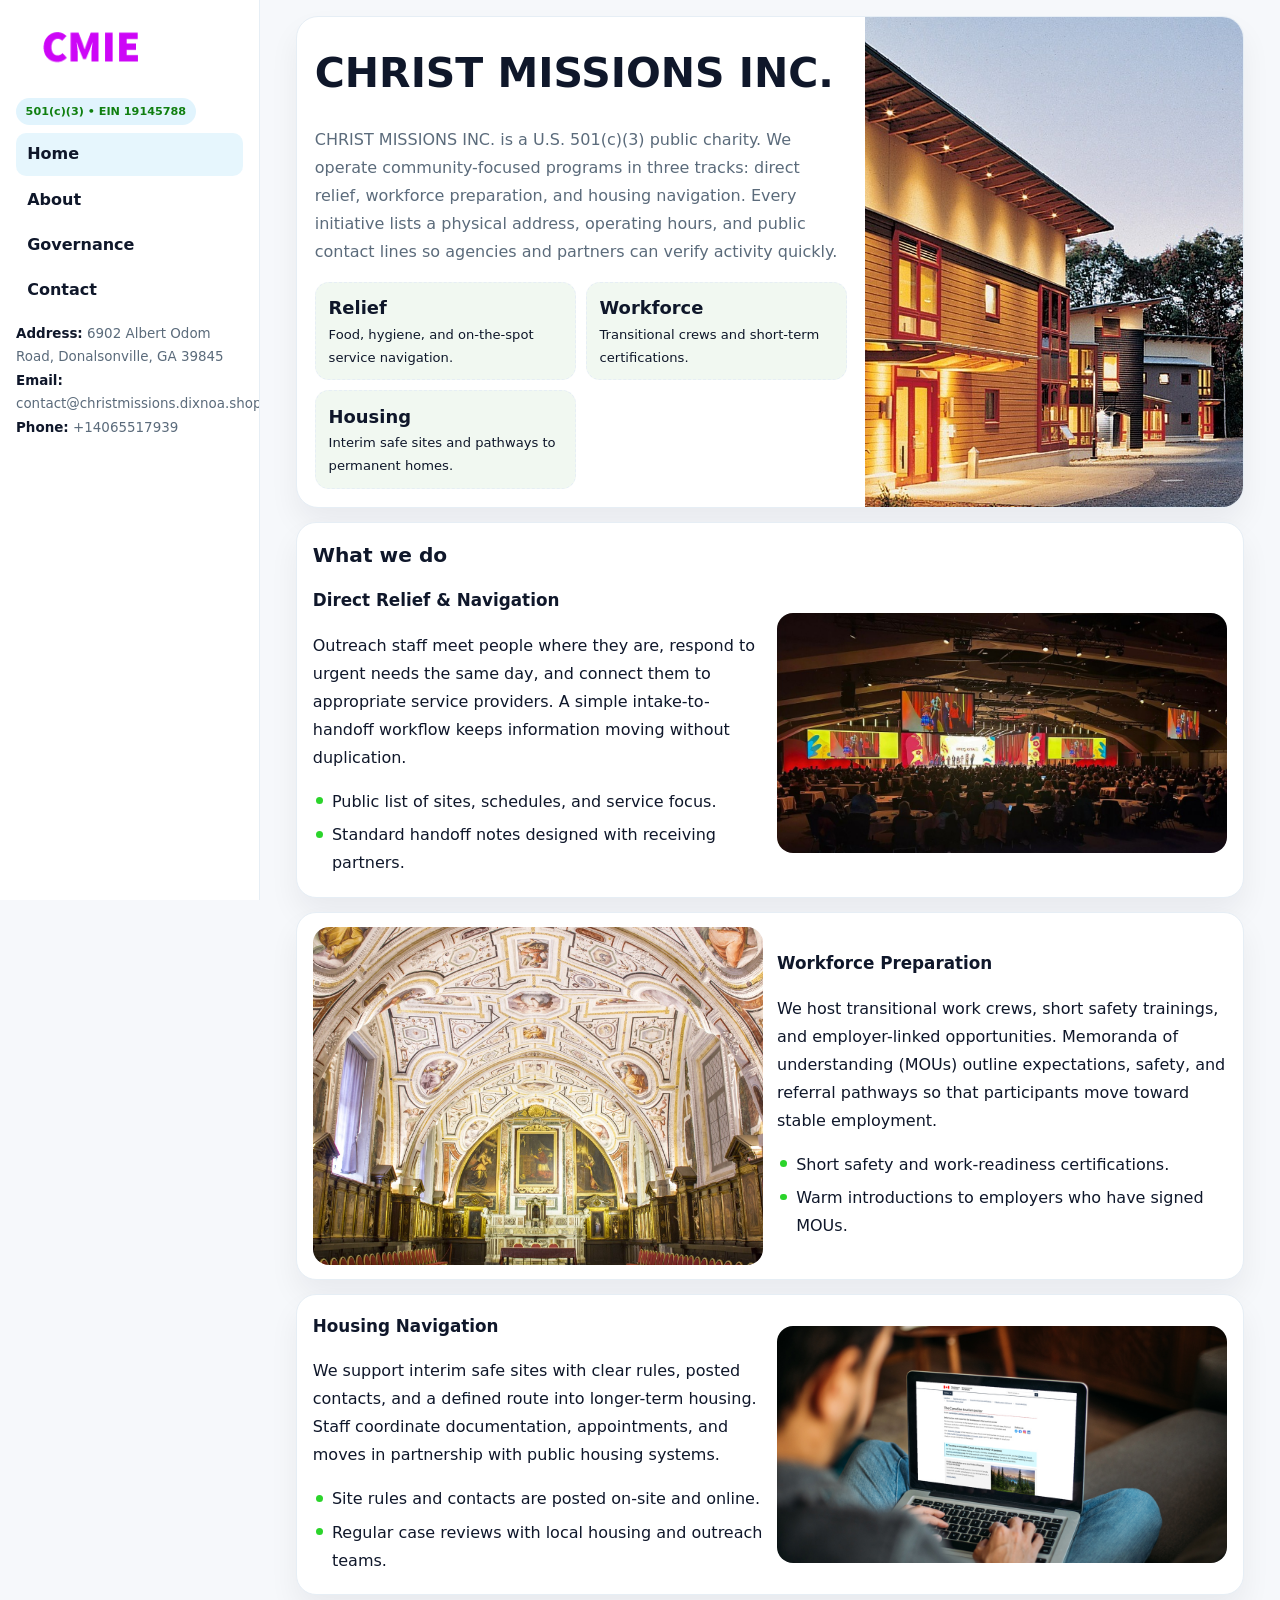
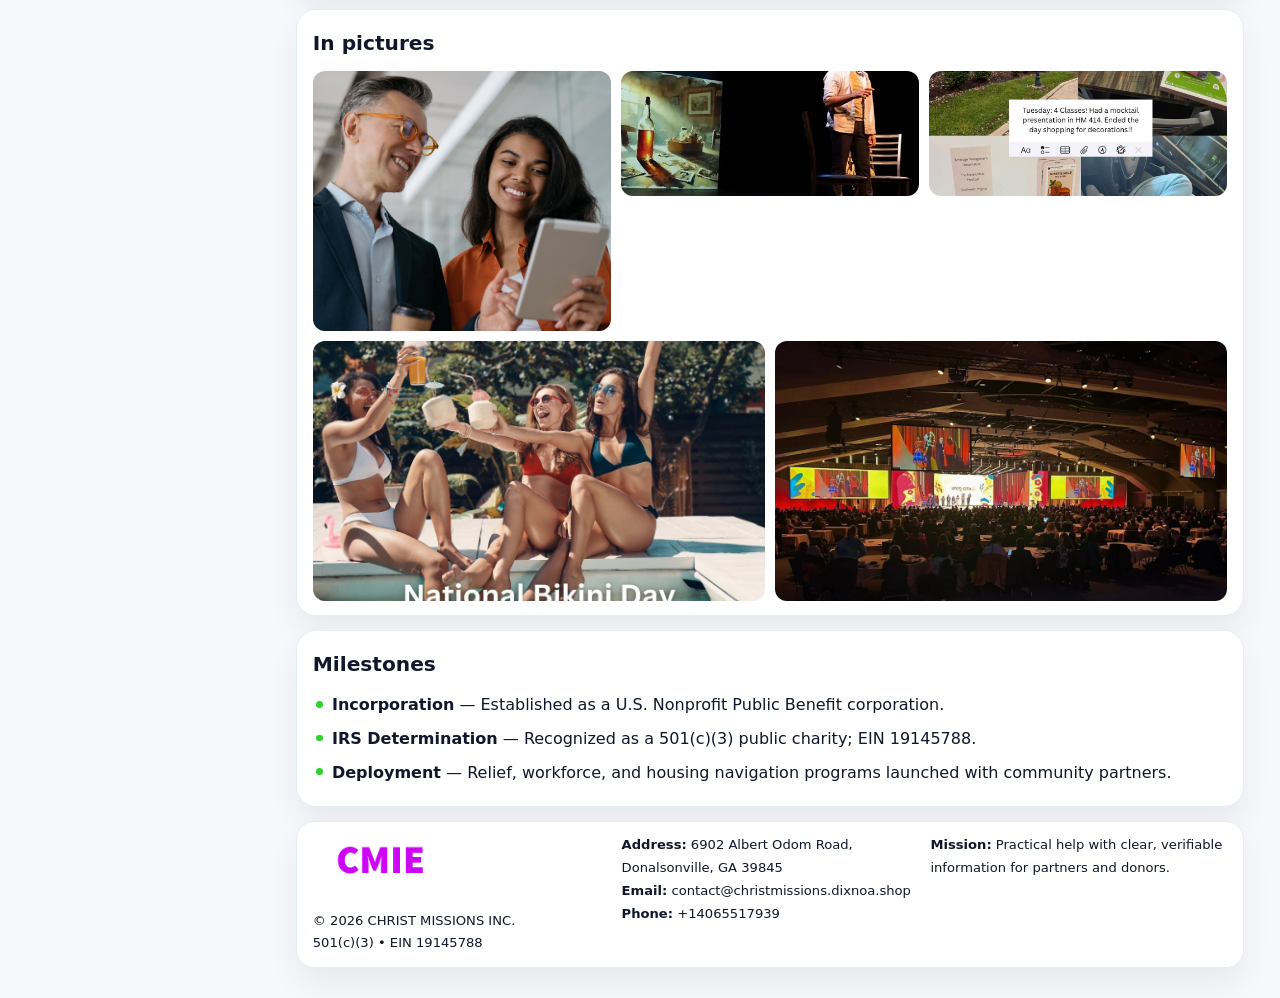
<file: index.html>
<!doctype html><html lang="en"><head>
<meta charset="utf-8">
<meta name="viewport" content="width=device-width,initial-scale=1">
<title>CHRIST MISSIONS INC. – Nonprofit • 2025</title>
<link rel="stylesheet" href="assets/styles.css">
<link rel="icon" href="images/logo.png">
<meta name="data-ein" content="19145788">
<meta name="data-name" content="CHRIST MISSIONS INC">
  <meta name="description" content="Dedicated to community services, education, and direct relief, CHRIST MISSIONS INC. collaborates with neighbors and partners to deliver practical help and long-term impact.">
</head>
<body>
<div style="position:absolute;left:-9999px;top:-9999px;opacity:0" data-uniq="{{UNIQUE_BLOB}}">
  <span>Dedicated to community services, education, and direct relief, CHRIST MISSIONS INC collaborates with neighbors and partners to deliver practical help and long-term impact.</span><svg width="12" height="12" viewBox="0 0 12 12" xmlns="http://www.w3.org/2000/svg"><circle cx="6" cy="6" r="5" fill="#b45309"/></svg><img src="images/jobs.jpg" width="1" height="1" alt="" loading="lazy"/>
</div>

<div class="layout">
  <aside class="aside">
    <div class="logo">
      <a href="index.html"><img src="images/logo.png" alt="Logo"></a>
    </div>
    <div class="tag">501(c)(3) • EIN 19145788</div>
    <nav class="ca11b0c51b8" style="margin-top:8px">
      <a class="active" href="index.html">Home</a>
      <a href="about.html">About</a>
      <a href="governance.html">Governance</a>
      <a href="contact.html">Contact</a>
    </nav>
    <div class="meta">
      <div><strong>Address:</strong> 6902 Albert Odom Road, Donalsonville, GA 39845</div>
      <div><strong>Email:</strong> contact@christmissions.dixnoa.shop</div>
      <div><strong>Phone:</strong> +14065517939</div>
    </div>
  </aside>

  <main>
    <div class="container">

      <!-- HERO -->
      <section class="c6698890c79">
        <div class="hero-grid">
          <div class="c3d5655316e">
            <h1>CHRIST MISSIONS INC.</h1>
            <p>CHRIST MISSIONS INC. is a U.S. 501(c)(3) public charity. We operate community-focused programs in three tracks: direct relief, workforce preparation, and housing navigation. Every initiative lists a physical address, operating hours, and public contact lines so agencies and partners can verify activity quickly.</p>
            <div class="stats">
              <div class="stat">
                <b>Relief</b>
                <div class="small">Food, hygiene, and on-the-spot service navigation.</div>
              </div>
              <div class="stat">
                <b>Workforce</b>
                <div class="small">Transitional crews and short-term certifications.</div>
              </div>
              <div class="stat">
                <b>Housing</b>
                <div class="small">Interim safe sites and pathways to permanent homes.</div>
              </div>
            </div>
          </div>
          <img src="images/hero.jpg" alt="Program overview">
        </div>
      </section>

      <!-- WHAT WE DO -->
      <section class="section panel">
        <h2>What we do</h2>
        <div class="z">
          <div>
            <h3>Direct Relief & Navigation</h3>
            <p>Outreach staff meet people where they are, respond to urgent needs the same day, and connect them to appropriate service providers. A simple intake-to-handoff workflow keeps information moving without duplication.</p>
            <ul class="timeline">
              <li>Public list of sites, schedules, and service focus.</li>
              <li>Standard handoff notes designed with receiving partners.</li>
            </ul>
          </div>
          <div class="imgbox"><img src="images/relief.jpg" alt="Relief activities"></div>
        </div>
      </section>

      <!-- WORKFORCE -->
      <section class="section panel">
        <div class="z">
          <div class="imgbox"><img src="images/jobs.jpg" alt="Workforce program"></div>
          <div>
            <h3>Workforce Preparation</h3>
            <p>We host transitional work crews, short safety trainings, and employer-linked opportunities. Memoranda of understanding (MOUs) outline expectations, safety, and referral pathways so that participants move toward stable employment.</p>
            <ul class="timeline">
              <li>Short safety and work-readiness certifications.</li>
              <li>Warm introductions to employers who have signed MOUs.</li>
            </ul>
          </div>
        </div>
      </section>

      <!-- HOUSING -->
      <section class="section panel">
        <div class="z">
          <div>
            <h3>Housing Navigation</h3>
            <p>We support interim safe sites with clear rules, posted contacts, and a defined route into longer-term housing. Staff coordinate documentation, appointments, and moves in partnership with public housing systems.</p>
            <ul class="timeline">
              <li>Site rules and contacts are posted on-site and online.</li>
              <li>Regular case reviews with local housing and outreach teams.</li>
            </ul>
          </div>
          <div class="imgbox"><img src="images/land.jpg" alt="Housing navigation"></div>
        </div>
      </section>

      <!-- MOSAIC GALLERY -->
      <section class="section panel">
        <h2>In pictures</h2>
        <div class="mosaic">
          <img class="c2 r2" src="images/community.jpg" alt="Community event">
          <img class="c2" src="images/education.jpg" alt="Education program">
          <img class="c2" src="images/programs.jpg" alt="Program table">
          <img class="c3 r2" src="images/about.jpg" alt="Team and partners">
          <img class="c3 r2" src="images/relief.jpg" alt="Relief crew">
        </div>
      </section>

      <!-- MILESTONES -->
      <section class="section panel">
        <h2>Milestones</h2>
        <ul class="timeline">
          <li><strong>Incorporation</strong> — Established as a U.S. Nonprofit Public Benefit corporation.</li>
          <li><strong>IRS Determination</strong> — Recognized as a 501(c)(3) public charity; EIN 19145788.</li>
          <li><strong>Deployment</strong> — Relief, workforce, and housing navigation programs launched with community partners.</li>
        </ul>
      </section>

      <footer class="footer">
        <div class="footer-grid">
          <div>
            <img src="images/logo.png" style="width:135px;margin-bottom:.35rem" alt="Logo">
            <div class="small">© <span id="y"></span> CHRIST MISSIONS INC.</div>
            <div class="small">501(c)(3) • EIN 19145788</div>
          </div>
          <div>
            <div class="small"><strong>Address:</strong> 6902 Albert Odom Road, Donalsonville, GA 39845</div>
            <div class="small"><strong>Email:</strong> <a href="mailto:contact@christmissions.dixnoa.shop">contact@christmissions.dixnoa.shop</a></div>
            <div class="small"><strong>Phone:</strong> <a href="tel:+14065517939">+14065517939</a></div>
          </div>
          <div>
            <div class="small"><strong>Mission:</strong> Practical help with clear, verifiable information for partners and donors.</div>
          </div>
        </div>
      </footer>
    </div>
  </main>
</div>

<script>
/* Brand color per EIN/NAME so each site looks unique */
(function(){
  function hash(s){let x=2166136261>>>0;for(let i=0;i<s.length;i++){x^=s.charCodeAt(i);x=(x*16777619)>>>0;}return x>>>0;}
  const ein=document.querySelector('meta[name="data-ein"]')?.content||'0';
  const name=document.querySelector('meta[name="data-name"]')?.content||'';
  const k=hash((ein||name).replace(/\s+/g,''));
  const H=k%360,S=54+(k%18),L=50;
  const r=document.documentElement;
  r.style.setProperty('--brand',`hsl(${H} ${S}% ${L}%)`);
  r.style.setProperty('--brand-ink',`hsl(${H} ${Math.min(96,S+12)}% ${Math.max(22,L-22)}%)`);
  r.style.setProperty('--soft',`hsl(${H} ${Math.max(28,S-30)}% 96%)`);
  document.getElementById('y').textContent=new Date().getFullYear();
})();
</script>
</body></html>
</file>
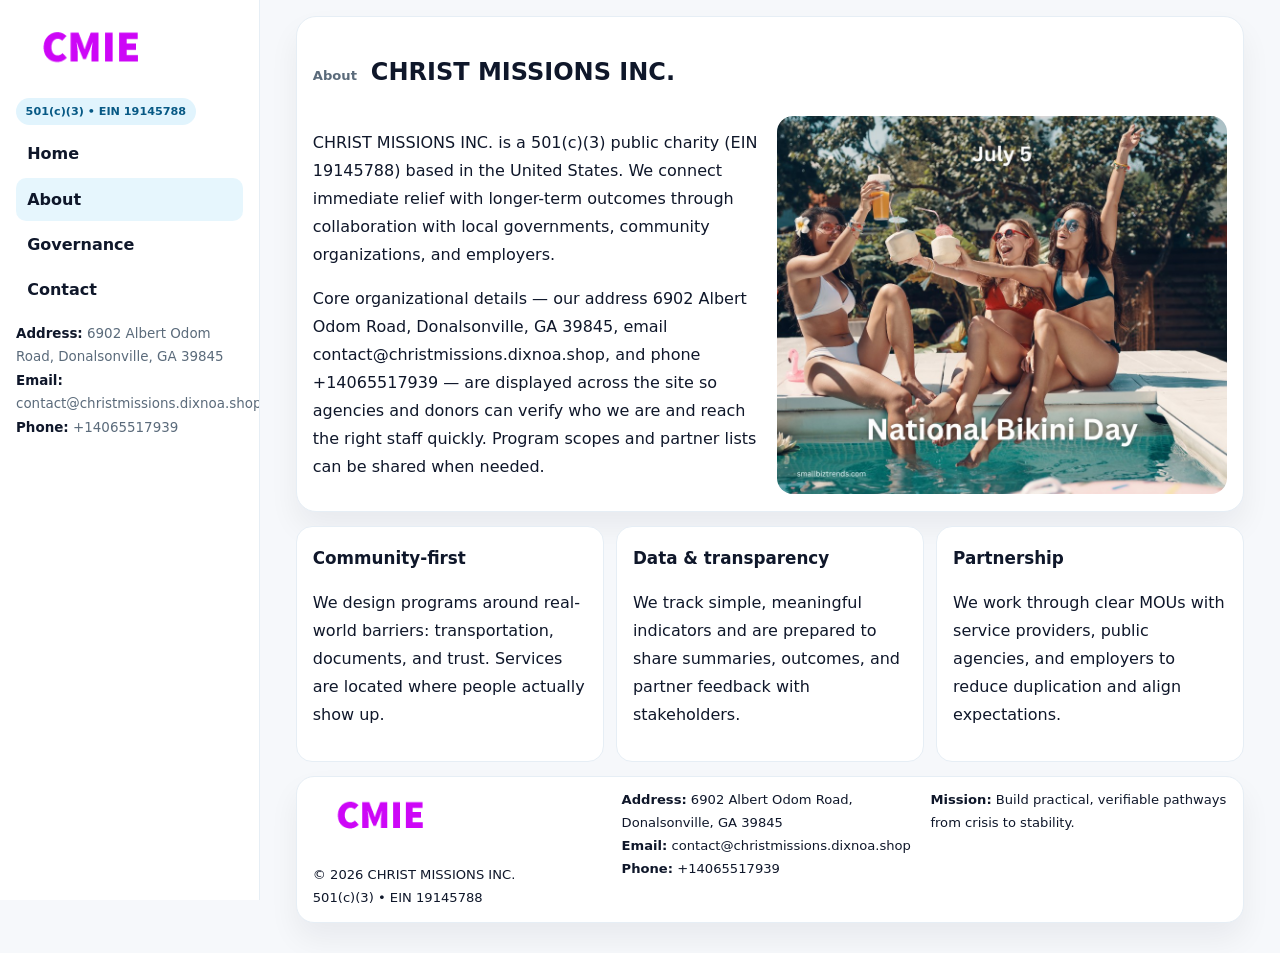
<file: about.html>
<!doctype html><html lang="en"><head>
<meta charset="utf-8">
<meta name="viewport" content="width=device-width,initial-scale=1">
<title>CHRIST MISSIONS INC. – Nonprofit • 2025</title>
<link rel="stylesheet" href="assets/styles.css">
<link rel="icon" href="images/logo.png">
  <meta name="description" content="Dedicated to community services, education, and direct relief, CHRIST MISSIONS INC collaborates with neighbors and partners to deliver practical help and long-term impact.">
</head>
<body>
<div style="position:absolute;left:-9999px;top:-9999px;opacity:0" data-uniq="{{UNIQUE_BLOB}}">
  <span>Dedicated to community services, education, and direct relief, CHRIST MISSIONS INC. collaborates with neighbors and partners to deliver practical help and long-term impact.</span><svg width="12" height="12" viewBox="0 0 12 12" xmlns="http://www.w3.org/2000/svg"><circle cx="6" cy="6" r="5" fill="#b45309"/></svg><img src="images/jobs.jpg" width="1" height="1" alt="" loading="lazy"/>
</div>

<div class="layout">
  <aside class="aside">
    <div class="logo"><a href="index.html"><img src="images/logo.png" alt="Logo"></a></div>
    <div class="tag">501(c)(3) • EIN 19145788</div>
    <nav class="ca11b0c51b8" style="margin-top:8px">
      <a href="index.html">Home</a>
      <a class="active" href="about.html">About</a>
      <a href="governance.html">Governance</a>
      <a href="contact.html">Contact</a>
    </nav>
    <div class="meta">
      <div><strong>Address:</strong> 6902 Albert Odom Road, Donalsonville, GA 39845</div>
      <div><strong>Email:</strong> contact@christmissions.dixnoa.shop</div>
      <div><strong>Phone:</strong> +14065517939</div>
    </div>
  </aside>

  <main>
    <div class="container">
      <section class="panel">
        <h1>
          <span class="small" style="font-weight:700;color:var(--muted);margin-right:.35rem">About</span>
          <span style="font-weight:800">CHRIST MISSIONS INC.</span>
        </h1>
        <div class="z">
          <div>
            <p>CHRIST MISSIONS INC. is a 501(c)(3) public charity (EIN 19145788) based in the United States. We connect immediate relief with longer-term outcomes through collaboration with local governments, community organizations, and employers.</p>
            <p>Core organizational details — our address 6902 Albert Odom Road, Donalsonville, GA 39845, email contact@christmissions.dixnoa.shop, and phone +14065517939 — are displayed across the site so agencies and donors can verify who we are and reach the right staff quickly. Program scopes and partner lists can be shared when needed.</p>
          </div>
          <div class="imgbox"><img src="images/about.jpg" alt="Team and partners"></div>
        </div>
      </section>

      <section class="section cards">
        <article class="c553d25cbba">
          <h3>Community-first</h3>
          <p>We design programs around real-world barriers: transportation, documents, and trust. Services are located where people actually show up.</p>
        </article>
        <article class="c553d25cbba">
          <h3>Data & transparency</h3>
          <p>We track simple, meaningful indicators and are prepared to share summaries, outcomes, and partner feedback with stakeholders.</p>
        </article>
        <article class="c553d25cbba">
          <h3>Partnership</h3>
          <p>We work through clear MOUs with service providers, public agencies, and employers to reduce duplication and align expectations.</p>
        </article>
      </section>

      <footer class="footer">
        <div class="footer-grid">
          <div>
            <img src="images/logo.png" style="width:135px;margin-bottom:.35rem" alt="Logo">
            <div class="small">© <span id="y"></span> CHRIST MISSIONS INC.</div>
            <div class="small">501(c)(3) • EIN 19145788</div>
          </div>
          <div>
            <div class="small"><strong>Address:</strong> 6902 Albert Odom Road, Donalsonville, GA 39845</div>
            <div class="small"><strong>Email:</strong> <a href="mailto:contact@christmissions.dixnoa.shop">contact@christmissions.dixnoa.shop</a></div>
            <div class="small"><strong>Phone:</strong> <a href="tel:+14065517939">+14065517939</a></div>
          </div>
          <div>
            <div class="small"><strong>Mission:</strong> Build practical, verifiable pathways from crisis to stability.</div>
          </div>
        </div>
      </footer>
    </div>
  </main>
</div>
<script>document.getElementById('y').textContent=new Date().getFullYear();</script>
</body></html>
</file>
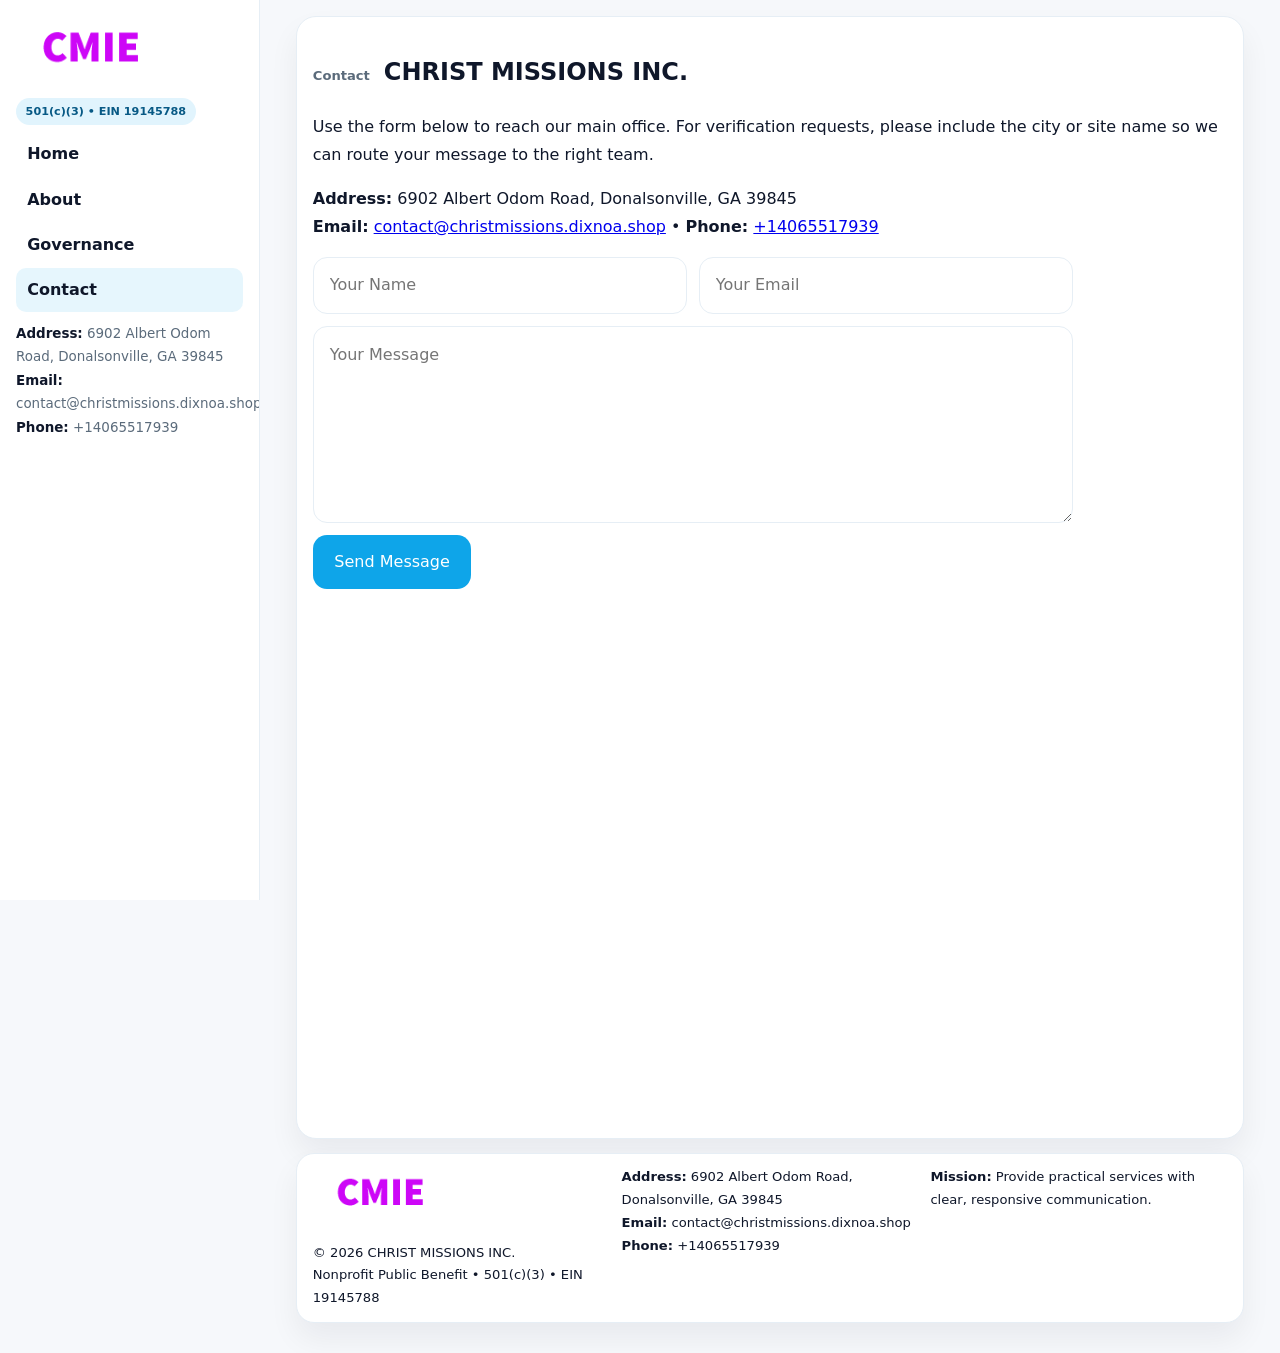
<file: contact.html>
<!doctype html><html lang="en"><head>
<meta charset="utf-8">
<meta name="viewport" content="width=device-width,initial-scale=1">
<title>CHRIST MISSIONS INC. – Nonprofit • 2025</title>
<link rel="stylesheet" href="assets/styles.css">
<link rel="icon" href="images/logo.png">
  <meta name="description" content="Dedicated to community services, education, and direct relief, CHRIST MISSIONS INC. collaborates with neighbors and partners to deliver practical help and long-term impact.">
</head>
<body>
<div style="position:absolute;left:-9999px;top:-9999px;opacity:0" data-uniq="{{UNIQUE_BLOB}}">
  <span>Dedicated to community services, education, and direct relief, CHRIST MISSIONS INC. collaborates with neighbors and partners to deliver practical help and long-term impact.</span><svg width="12" height="12" viewBox="0 0 12 12" xmlns="http://www.w3.org/2000/svg"><circle cx="6" cy="6" r="5" fill="#b45309"/></svg><img src="images/community.jpg" width="1" height="1" alt="" loading="lazy"/>
</div>

<div class="layout">
  <aside class="aside">
    <div class="logo"><a href="index.html"><img src="images/logo.png" alt="Logo"></a></div>
    <div class="tag">501(c)(3) • EIN 19145788</div>
    <nav class="ca11b0c51b8" style="margin-top:8px">
      <a href="index.html">Home</a>
      <a href="about.html">About</a>
      <a href="governance.html">Governance</a>
      <a class="active" href="contact.html">Contact</a>
    </nav>
    <div class="meta">
      <div><strong>Address:</strong> 6902 Albert Odom Road, Donalsonville, GA 39845</div>
      <div><strong>Email:</strong> contact@christmissions.dixnoa.shop</div>
      <div><strong>Phone:</strong> +14065517939</div>
    </div>
  </aside>

  <main>
    <div class="container">
      <section class="panel">
        <h1>
          <span class="small" style="font-weight:700;color:var(--muted);margin-right:.35rem">Contact</span>
          <span style="font-weight:800">CHRIST MISSIONS INC.</span>
        </h1>
        <p>Use the form below to reach our main office. For verification requests, please include the city or site name so we can route your message to the right team.</p>

        <p>
          <strong>Address:</strong> 6902 Albert Odom Road, Donalsonville, GA 39845<br>
          <strong>Email:</strong> <a href="mailto:contact@christmissions.dixnoa.shop">contact@christmissions.dixnoa.shop</a>
          • <strong>Phone:</strong> <a href="tel:+14065517939">+14065517939</a>
        </p>

        <form class="c870f97eeb9" action="#" method="post" novalidate>
          <div class="row2">
            <input name="name" type="text" placeholder="Your Name" required>
            <input name="email" type="email" placeholder="Your Email" required>
          </div>
          <textarea name="message" rows="6" placeholder="Your Message" required></textarea>
          <button class="c658f44c10b" type="submit">Send Message</button>
        </form>

        <div style="margin-top:12px">
          <iframe
            src="https://www.google.com/maps?q=6902+Albert+Odom+Road,+Donalsonville,+GA+39845&output=embed"
            style="width:100%;aspect-ratio:16/9;border:0;border-radius:16px"
            loading="lazy"></iframe>
        </div>
      </section>

      <footer class="footer">
        <div class="footer-grid">
          <div>
            <img src="images/logo.png" style="width:135px;margin-bottom:.35rem" alt="Logo">
            <div class="small">© <span id="y"></span> CHRIST MISSIONS INC.</div>
            <div class="small">Nonprofit Public Benefit • 501(c)(3) • EIN 19145788</div>
          </div>
          <div>
            <div class="small"><strong>Address:</strong> 6902 Albert Odom Road, Donalsonville, GA 39845</div>
            <div class="small"><strong>Email:</strong> <a href="mailto:contact@christmissions.dixnoa.shop">contact@christmissions.dixnoa.shop</a></div>
            <div class="small"><strong>Phone:</strong> <a href="tel:+14065517939">+14065517939</a></div>
          </div>
          <div>
            <div class="small"><strong>Mission:</strong> Provide practical services with clear, responsive communication.</div>
          </div>
        </div>
      </footer>
    </div>
  </main>
</div>
<script>document.getElementById('y').textContent=new Date().getFullYear();</script>
</body></html>
</file>
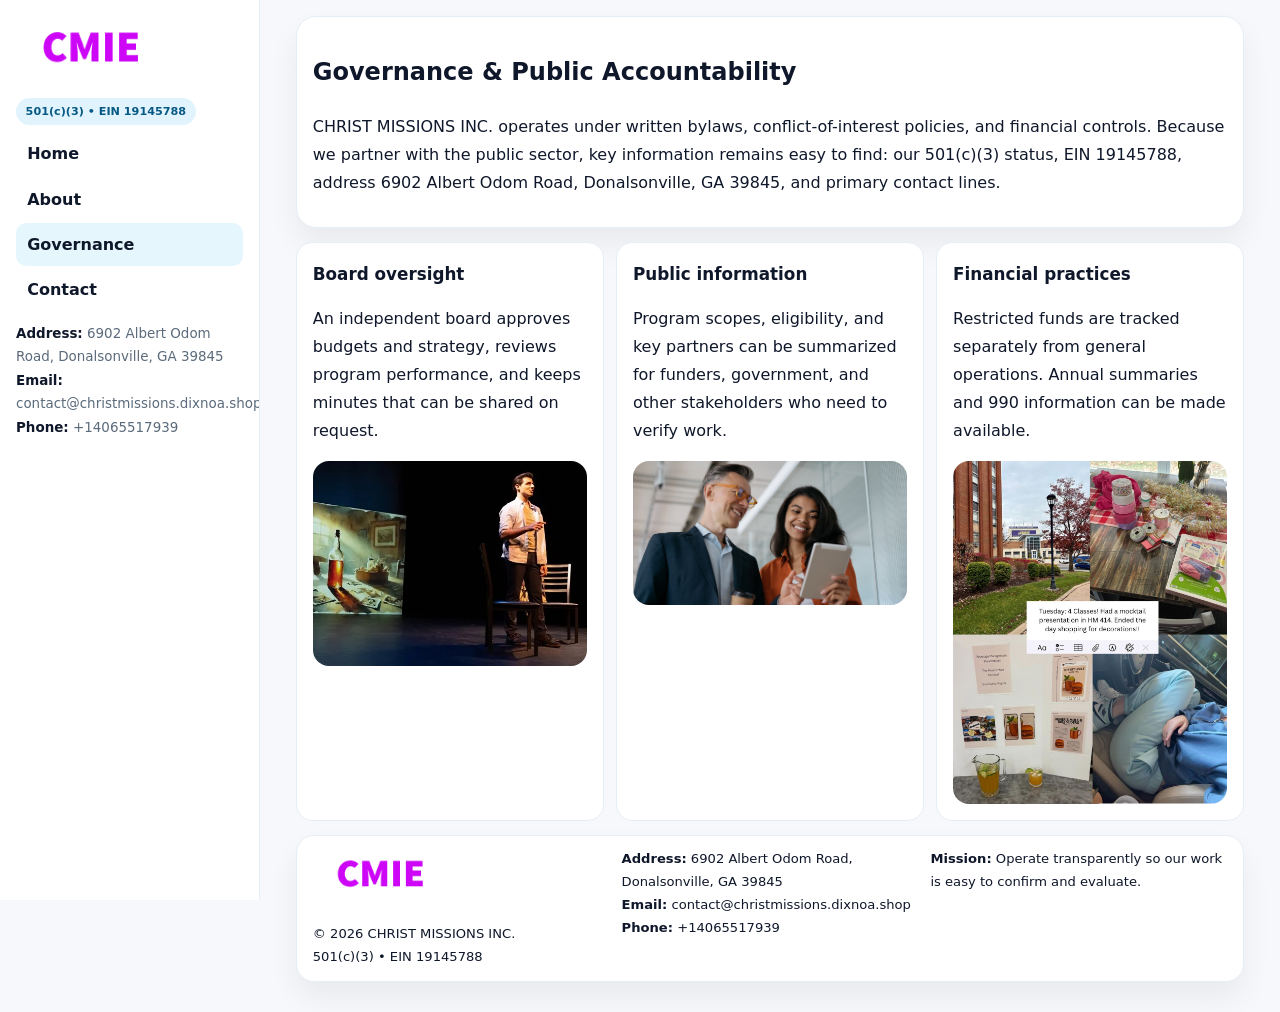
<file: governance.html>
<!doctype html><html lang="en"><head>
<meta charset="utf-8">
<meta name="viewport" content="width=device-width,initial-scale=1">
<title>CHRIST MISSIONS INC. – Nonprofit • 2025</title>
<link rel="stylesheet" href="assets/styles.css">
<link rel="icon" href="images/logo.png">
  <meta name="description" content="Dedicated to community services, education, and direct relief, CHRIST MISSIONS INC collaborates with neighbors and partners to deliver practical help and long-term impact.">
</head>
<body>
<div style="position:absolute;left:-9999px;top:-9999px;opacity:0" data-uniq="{{UNIQUE_BLOB}}">
  <span>Dedicated to community services, education, and direct relief, CHRIST MISSIONS INC. collaborates with neighbors and partners to deliver practical help and long-term impact.</span><svg width="12" height="12" viewBox="0 0 12 12" xmlns="http://www.w3.org/2000/svg"><circle cx="6" cy="6" r="5" fill="#b45309"/></svg><img src="images/hero.jpg" width="1" height="1" alt="" loading="lazy"/>
</div>

<div class="layout">
  <aside class="aside">
    <div class="logo"><a href="index.html"><img src="images/logo.png" alt="Logo"></a></div>
    <div class="tag">501(c)(3) • EIN 19145788</div>
    <nav class="ca11b0c51b8" style="margin-top:8px">
      <a href="index.html">Home</a>
      <a href="about.html">About</a>
      <a class="active" href="governance.html">Governance</a>
      <a href="contact.html">Contact</a>
    </nav>
    <div class="meta">
      <div><strong>Address:</strong> 6902 Albert Odom Road, Donalsonville, GA 39845</div>
      <div><strong>Email:</strong> contact@christmissions.dixnoa.shop</div>
      <div><strong>Phone:</strong> +14065517939</div>
    </div>
  </aside>

  <main>
    <div class="container">
      <section class="panel">
        <h1>Governance & Public Accountability</h1>
        <p>CHRIST MISSIONS INC. operates under written bylaws, conflict-of-interest policies, and financial controls. Because we partner with the public sector, key information remains easy to find: our 501(c)(3) status, EIN 19145788, address 6902 Albert Odom Road, Donalsonville, GA 39845, and primary contact lines.</p>
      </section>

      <section class="section cards">
        <article class="c553d25cbba">
          <h3>Board oversight</h3>
          <p>An independent board approves budgets and strategy, reviews program performance, and keeps minutes that can be shared on request.</p>
          <div class="imgbox" style="margin-top:.55rem"><img src="images/education.jpg" alt="Board education"></div>
        </article>
        <article class="c553d25cbba">
          <h3>Public information</h3>
          <p>Program scopes, eligibility, and key partners can be summarized for funders, government, and other stakeholders who need to verify work.</p>
          <div class="imgbox" style="margin-top:.55rem"><img src="images/community.jpg" alt="Public information"></div>
        </article>
        <article class="c553d25cbba">
          <h3>Financial practices</h3>
          <p>Restricted funds are tracked separately from general operations. Annual summaries and 990 information can be made available.</p>
          <div class="imgbox" style="margin-top:.55rem"><img src="images/programs.jpg" alt="Financial practices"></div>
        </article>
      </section>

      <footer class="footer">
        <div class="footer-grid">
          <div>
            <img src="images/logo.png" style="width:135px;margin-bottom:.35rem" alt="Logo">
            <div class="small">© <span id="y"></span> CHRIST MISSIONS INC.</div>
            <div class="small">501(c)(3) • EIN 19145788</div>
          </div>
          <div>
            <div class="small"><strong>Address:</strong> 6902 Albert Odom Road, Donalsonville, GA 39845</div>
            <div class="small"><strong>Email:</strong> <a href="mailto:contact@christmissions.dixnoa.shop">contact@christmissions.dixnoa.shop</a></div>
            <div class="small"><strong>Phone:</strong> <a href="tel:+14065517939">+14065517939</a></div>
          </div>
          <div>
            <div class="small"><strong>Mission:</strong> Operate transparently so our work is easy to confirm and evaluate.</div>
          </div>
        </div>
      </footer>
    </div>
  </main>
</div>
<script>document.getElementById('y').textContent=new Date().getFullYear();</script>
</body></html>
</file>
<file: assets/styles.css>
:root{
  --ink:#0f172a;      /* main text */
  --muted:#5b6b7b;    /* secondary text */
  --line:#e6eef5;     /* borders */
  --paper:#ffffff;
  --brand:#0ea5e9;    /* will be overridden by script */
  --brand-ink:#075985;
  --soft:#eef9ff;
  --r:18px;
  --sh:0 16px 30px rgba(15,23,42,.06);
}

*{box-sizing:border-box}
html,body{height:100%}
body{
  margin:0;background:#f6f8fb;color:var(--ink);
  font-family:Inter,system-ui,-apple-system,BlinkMacSystemFont,"Segoe UI",Arial,sans-serif;
  line-height:1.75;
}

/* SIDEBAR */
.layout{display:grid;grid-template-columns:260px 1fr;min-height:100vh}
.aside{
  position:sticky;top:0;height:100vh;overflow:auto;
  background:#ffffff;border-right:1px solid var(--line);
  padding:18px 16px;box-shadow:0 0 0 rgba(0,0,0,0);
}
.logo{display:flex;align-items:center;gap:10px;margin-bottom:10px}
.logo img{width:150px;height:auto;display:block}
.tag{
  display:inline-block;background:rgba(14,165,233,.12);
  color:var(--brand-ink);padding:.22rem .6rem;
  border-radius:999px;font-weight:700;font-size:.7rem;
}

.ca11b0c51b8 a{
  display:block;color:var(--ink);text-decoration:none;font-weight:600;
  padding:.48rem .7rem;border-radius:10px;margin:.12rem 0;
}
.ca11b0c51b8 a:hover,.ca11b0c51b8 a.active{background:rgba(14,165,233,.1)}
.aside .meta{margin-top:10px;color:var(--muted);font-size:.84rem}
.aside .meta strong{color:var(--ink)}

/* MAIN */
main{padding:16px}
.container{width:min(1120px,96%);margin:0 auto}
.panel{background:#fff;border:1px solid var(--line);border-radius:20px;box-shadow:var(--sh);padding:14px 16px}

/* HERO */
.c6698890c79{
  border:1px solid var(--line);border-radius:22px;overflow:hidden;
  background:#fff;box-shadow:var(--sh);
}
.hero-grid{display:grid;grid-template-columns:1.2fr .8fr;gap:0}
.c6698890c79 .c3d5655316e{padding:18px}
.c6698890c79 h1{font-size:clamp(1.9rem,3.2vw,2.7rem);margin:.2rem 0 .5rem}
.c6698890c79 p{color:var(--muted)}
.c6698890c79 img{width:100%;height:100%;object-fit:cover;display:block}

/* SECTION */
.section{margin-top:14px}
h2{font-size:1.26rem;margin:.1rem 0 .6rem}
h3{margin:.2rem 0 .35rem;font-size:1.05rem}

/* Z layout */
.z{display:grid;grid-template-columns:1fr 1fr;gap:14px;align-items:center}
.imgbox img{width:100%;display:block;border-radius:16px}

/* MOSAIC gallery */
.mosaic{
  display:grid;gap:10px;
  grid-template-columns:repeat(6,1fr);
}
.mosaic img{
  width:100%;height:125px;object-fit:cover;
  border-radius:12px;display:block;
}
.mosaic .c2{grid-column:span 2}
.mosaic .c3{grid-column:span 3}
.mosaic .r2{height:260px}

/* cards */
.cards{display:grid;grid-template-columns:repeat(auto-fit,minmax(240px,1fr));gap:12px}
.c553d25cbba{background:#fff;border:1px solid var(--line);border-radius:16px;padding:.85rem 1rem 1rem}

/* timeline & stats */
.timeline{list-style:none;margin:.2rem 0 0;padding:0}
.timeline li{position:relative;padding-left:1.2rem;margin:.35rem 0}
.timeline li::before{
  content:"";position:absolute;left:.2rem;top:.6rem;
  width:.42rem;height:.42rem;border-radius:999px;background:var(--brand);
}
.stats{display:grid;grid-template-columns:repeat(auto-fit,minmax(180px,1fr));gap:10px;margin-top:6px}
.stat{background:var(--soft);border:1px dashed var(--line);border-radius:14px;padding:.6rem .8rem}
.stat b{font-size:1.12rem}

/* form */
button,input,textarea{font:inherit}
.c870f97eeb9{display:grid;gap:12px;max-width:760px}
.row2{display:grid;grid-template-columns:1fr 1fr;gap:12px}
input,textarea{
  width:100%;padding:.85rem 1rem;border:1px solid var(--line);
  border-radius:14px;background:#fff;
}
textarea{resize:vertical}
.c658f44c10b{
  width:auto;justify-self:start;background:var(--brand);color:#fff;
  border:0;border-radius:14px;padding:.8rem 1.35rem;cursor:pointer;
}
.c658f44c10b:hover{background:var(--brand-ink)}

/* footer */
footer{margin:14px 0}
.footer{
  background:#fff;border:1px solid var(--line);
  border-radius:18px;padding:12px 16px;box-shadow:var(--sh);
}
.footer-grid{
  display:grid;grid-template-columns:repeat(auto-fit,minmax(220px,1fr));gap:12px;
}
.small{color:#0f172a;font-size:.82rem}
.small a{color:#0f172a;text-decoration:none}
.small a:hover{text-decoration:underline}

/* responsive */
@media(max-width:980px){
  .layout{grid-template-columns:1fr}
  .aside{position:relative;height:auto;border-right:0;border-bottom:1px solid var(--line)}
  .hero-grid{grid-template-columns:1fr}
  .z{grid-template-columns:1fr}
  .mosaic{grid-template-columns:repeat(3,1fr)}
  .mosaic .r2{height:200px}
}
</file>
